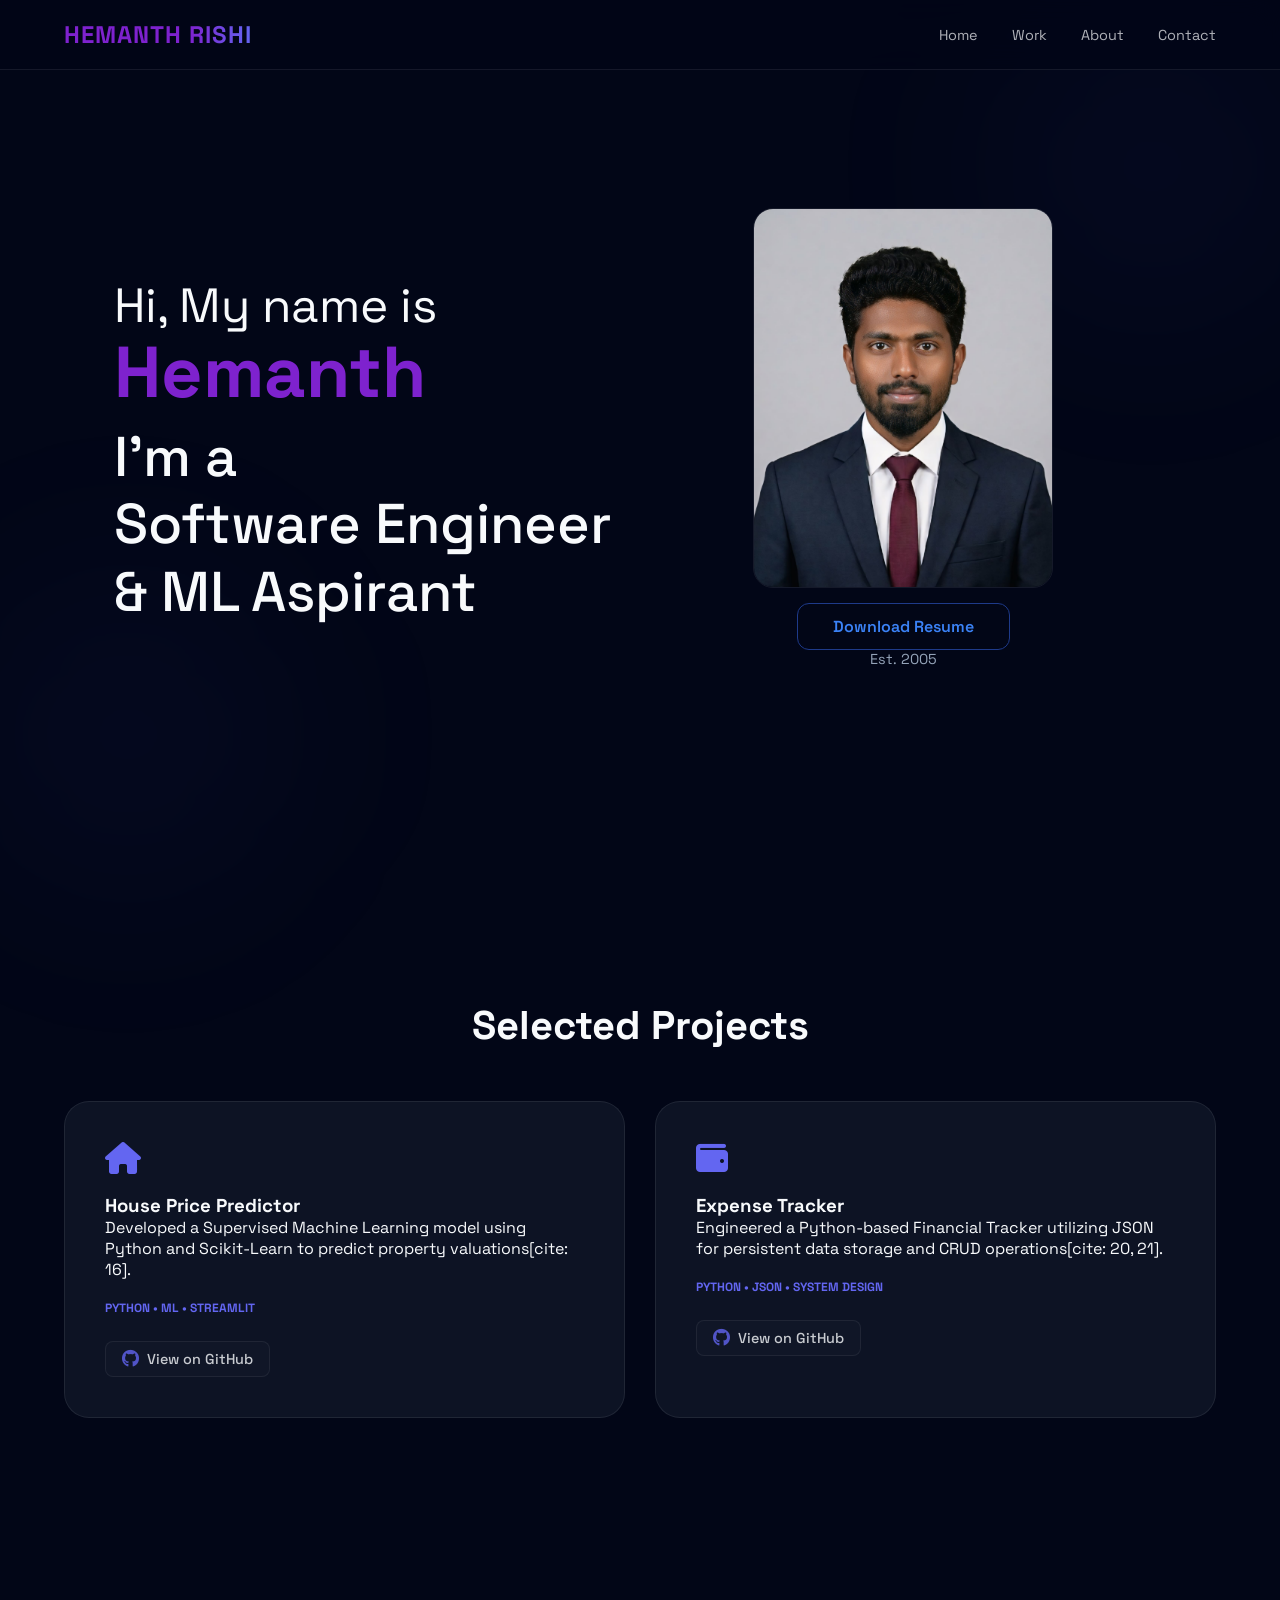
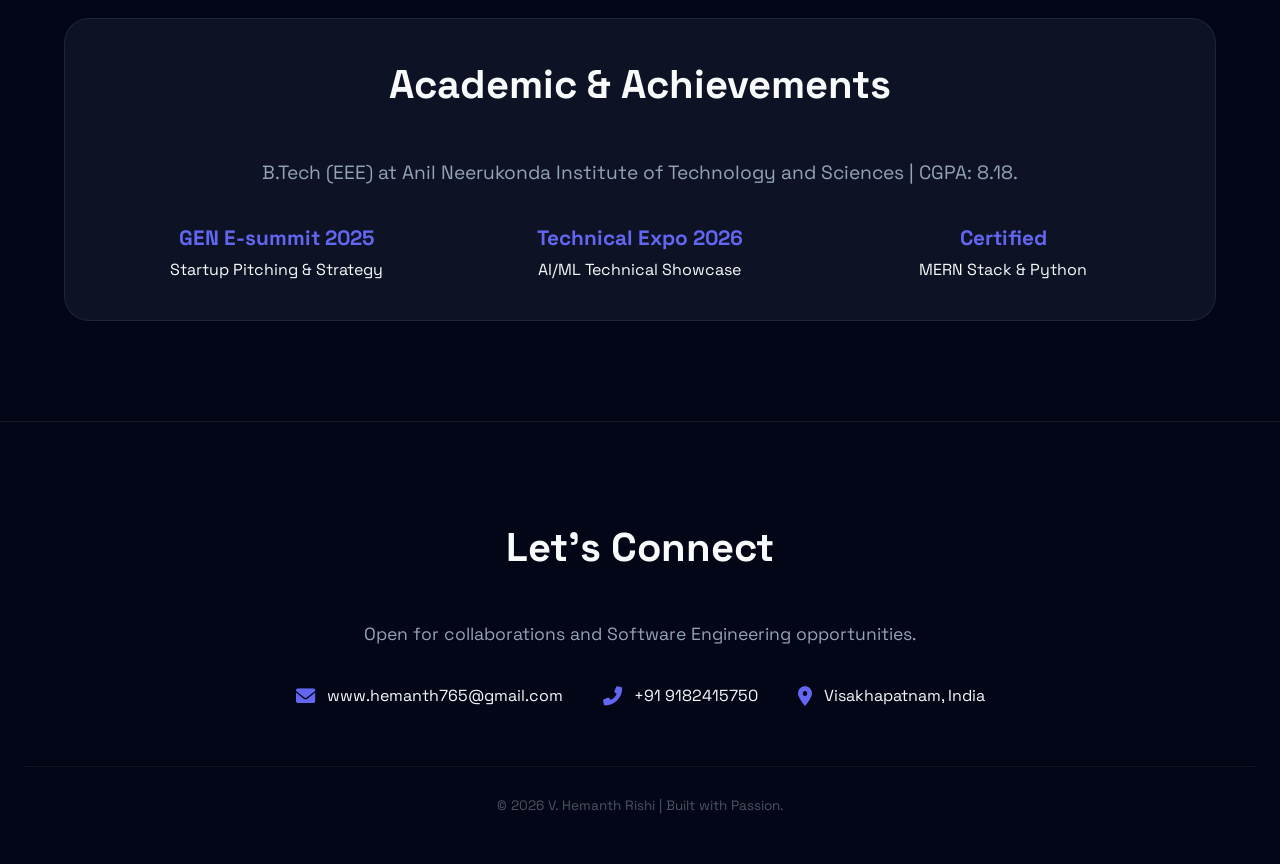
<file: index.html>
<!DOCTYPE html>
<html lang="en">
<head>
    <meta charset="UTF-8">
    <meta name="viewport" content="width=device-width, initial-scale=1.0">
    <title>Hemanth Rishi | Software Engineer</title>
    <link rel="stylesheet" href="https://cdnjs.cloudflare.com/ajax/libs/font-awesome/6.0.0/css/all.min.css">
    <link rel="stylesheet" href="styles.css">
    <link rel="icon" href="1774348954784.jpg">
</head>
<body>

    <div class="glow glow-1"></div>
    <div class="glow glow-2"></div>

    <nav>
        <div class="nav-container">
            <div class="logo">
    <a href="#home">HEMANTH <span class="gradient-text">RISHI</span></a>
</div>
            <div class="nav-links">
                <a href="#home">Home</a>
                <a href="#projects">Work</a>
                <a href="#about">About</a>
                <a href="#contact">Contact</a>
            </div>
        </div>
    </nav>

    <header id="home">
        <div class="hero-container">
            <div class="hero-text-side">
                <p class="hero-greeting">Hi, My name is</p>
                <h1 class="accent-name">Hemanth</h1>
                <h2 class="hero-role">I'm a <br> Software Engineer <br> & ML Aspirant</h2>
            </div>

            <div class="hero-image-side">
                <div class="image-wrapper">
                    <img src="1774348954784.jpg" alt="Hemanth Rishi" class="profile-img">
                </div>
                <a href="resume-1.pdf" class="resume-btn" download>Download Resume</a>
                <p class="est-text">Est. 2005</p>
                
            </div>
        </div>
    </header>

    <section id="projects">
    <h2 class="section-title">Selected Projects</h2>
    <div class="grid">
        <div class="glass-card">
            <i class="fas fa-home project-icon"></i>
            <h3>House Price Predictor</h3>
            <p>Developed a Supervised Machine Learning model using Python and Scikit-Learn to predict property valuations[cite: 16].</p>
            <div class="tech-stack">PYTHON • ML • STREAMLIT</div>
            <a href="https://github.com/hemanthrishi217/house_price_predictor" class="github-link" target="_blank">
                <i class="fab fa-github"></i> View on GitHub
            </a>
        </div>

        <div class="glass-card">
            <i class="fas fa-wallet project-icon"></i>
            <h3>Expense Tracker</h3>
            <p>Engineered a Python-based Financial Tracker utilizing JSON for persistent data storage and CRUD operations[cite: 20, 21].</p>
            <div class="tech-stack">PYTHON • JSON • SYSTEM DESIGN</div>
            <a href="https://github.com/hemanthrishi217/expense_tracker" class="github-link" target="_blank">
                <i class="fab fa-github"></i> View on GitHub
            </a>
        </div>
    </div>
</section>

    <section id="about">
        <div class="glass-card full-width">
            <h2 class="section-title">Academic & Achievements</h2>
            <p class="about-highlight">B.Tech (EEE) at Anil Neerukonda Institute of Technology and Sciences | CGPA: 8.18.</p>
            <div class="stats-grid">
                <div class="stat-item">
                    <h4>GEN E-summit 2025</h4>
                    <p>Startup Pitching & Strategy </p>
                </div>
                <div class="stat-item">
                    <h4>Technical Expo 2026</h4>
                    <p>AI/ML Technical Showcase </p>
                </div>
                <div class="stat-item">
                    <h4>Certified</h4>
                    <p>MERN Stack & Python </p>
                </div>
            </div>
        </div>
    </section>

    <footer id="contact">
        <div class="footer-content">
            <h2 class="section-title">Let's Connect</h2>
            <p class="contact-desc">Open for collaborations and Software Engineering opportunities.</p>
            
            <div class="contact-grid">
                <div class="contact-item">
                    <i class="fas fa-envelope"></i>
                    <a href="mailto:www.hemanth765@gmail.com">www.hemanth765@gmail.com </a>
                </div>
                <div class="contact-item">
                    <i class="fas fa-phone-alt"></i>
                    <a href="tel:+919182415750">+91 9182415750 </a>
                </div>
                <div class="contact-item">
                    <i class="fas fa-map-marker-alt"></i>
                    <span>Visakhapatnam, India </span>
                </div>
            </div>
            
            <div class="footer-bottom">
                <p class="copyright">© 2026 V. Hemanth Rishi | Built with Passion.</p>
            </div>
        </div>
    </footer>

</body>
</html>
</file>
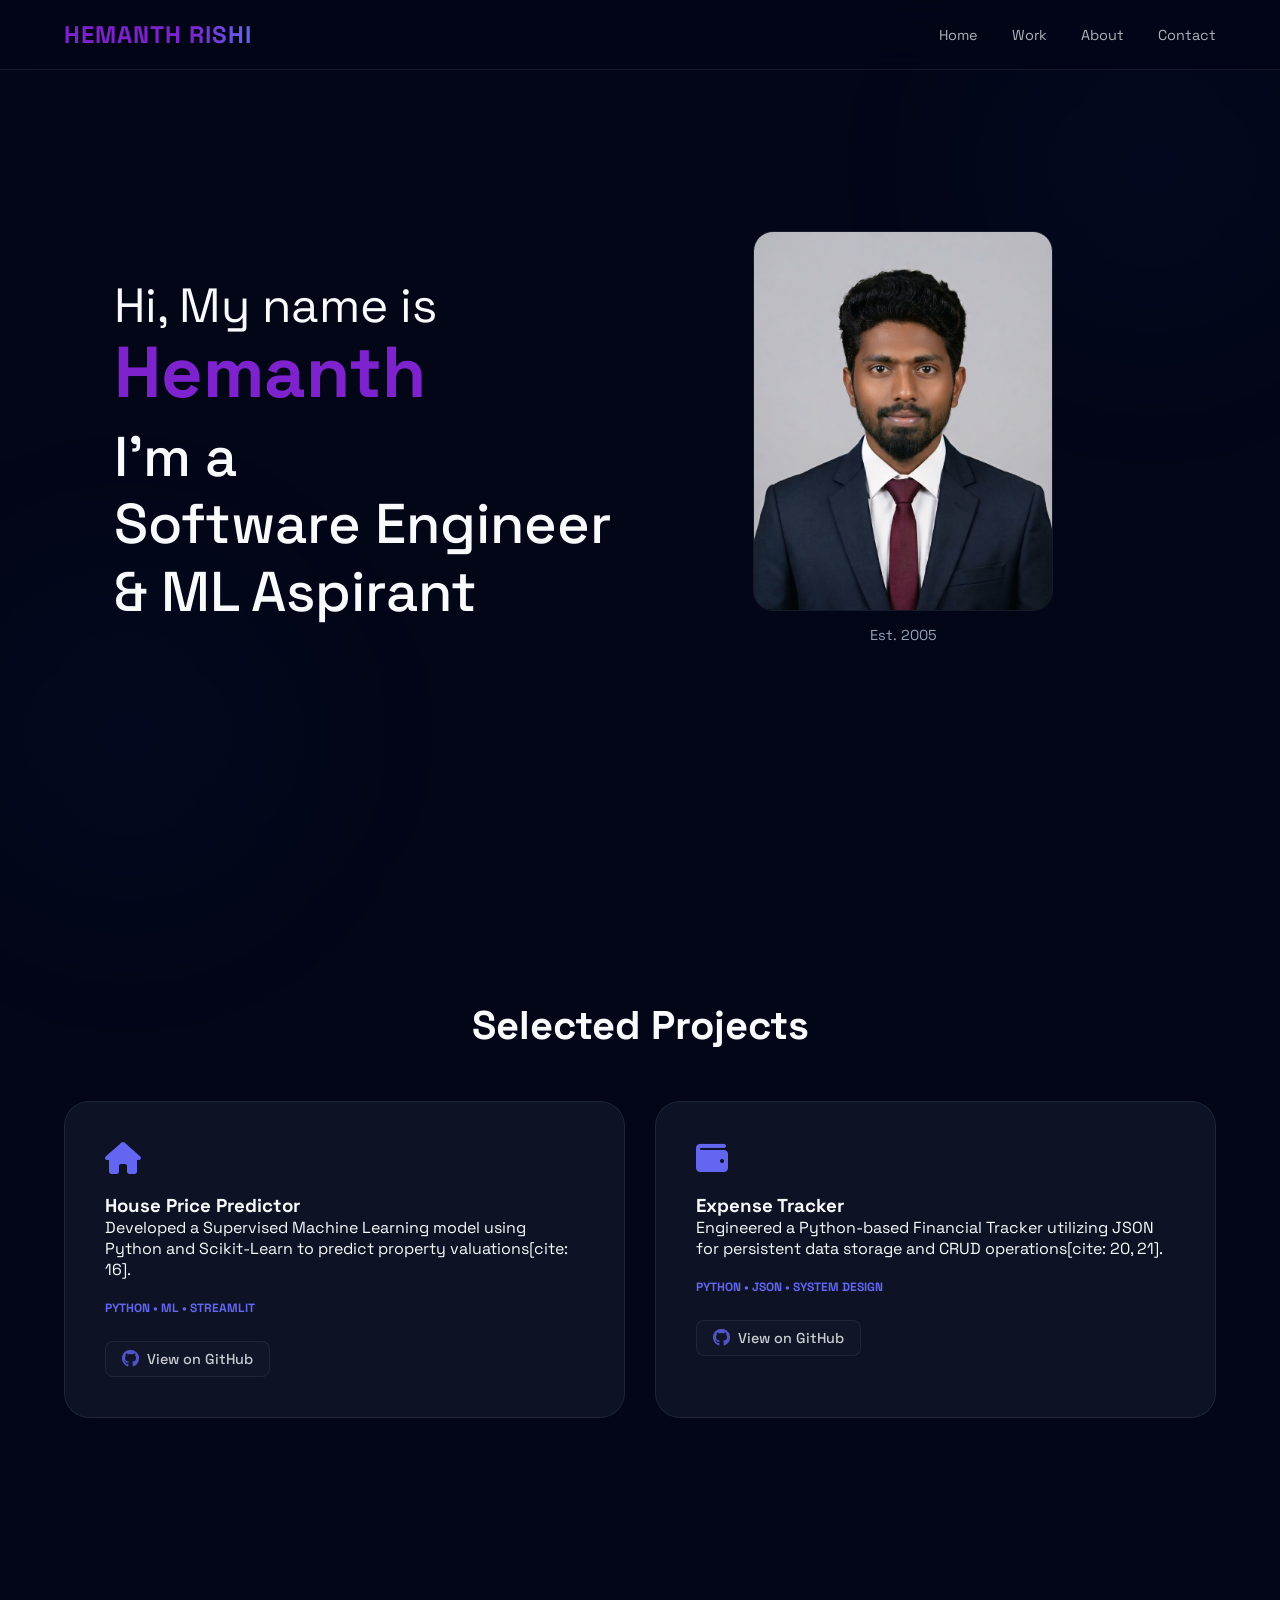
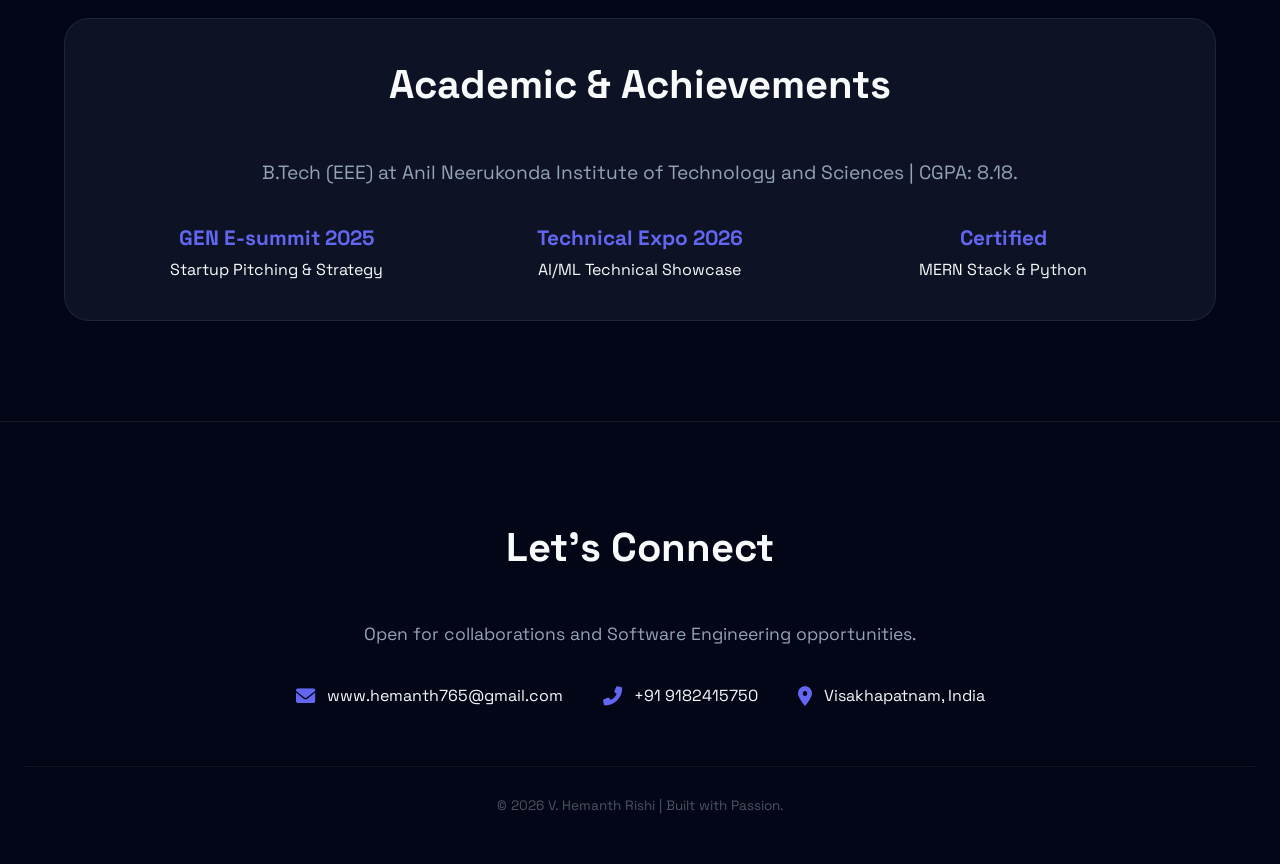
<file: portfolio.html>
<!DOCTYPE html>
<html lang="en">
<head>
    <meta charset="UTF-8">
    <meta name="viewport" content="width=device-width, initial-scale=1.0">
    <title>Hemanth Rishi | Software Engineer</title>
    <link rel="stylesheet" href="https://cdnjs.cloudflare.com/ajax/libs/font-awesome/6.0.0/css/all.min.css">
    <link rel="stylesheet" href="styles.css">
    <link rel="icon" href="1774348954784.jpg">
</head>
<body>

    <div class="glow glow-1"></div>
    <div class="glow glow-2"></div>

    <nav>
        <div class="nav-container">
            <div class="logo">
    <a href="#home">HEMANTH <span class="gradient-text">RISHI</span></a>
</div>
            <div class="nav-links">
                <a href="#home">Home</a>
                <a href="#projects">Work</a>
                <a href="#about">About</a>
                <a href="#contact">Contact</a>
            </div>
        </div>
    </nav>

    <header id="home">
        <div class="hero-container">
            <div class="hero-text-side">
                <p class="hero-greeting">Hi, My name is</p>
                <h1 class="accent-name">Hemanth</h1>
                <h2 class="hero-role">I'm a <br> Software Engineer <br> & ML Aspirant</h2>
            </div>

            <div class="hero-image-side">
                <div class="image-wrapper">
                    <img src="1774348954784.jpg" alt="Hemanth Rishi" class="profile-img">
                </div>
                <p class="est-text">Est. 2005</p>
                
            </div>
        </div>
    </header>

    <section id="projects">
    <h2 class="section-title">Selected Projects</h2>
    <div class="grid">
        <div class="glass-card">
            <i class="fas fa-home project-icon"></i>
            <h3>House Price Predictor</h3>
            <p>Developed a Supervised Machine Learning model using Python and Scikit-Learn to predict property valuations[cite: 16].</p>
            <div class="tech-stack">PYTHON • ML • STREAMLIT</div>
            <a href="https://github.com/hemanthrishi217/house_price_predictor" class="github-link" target="_blank">
                <i class="fab fa-github"></i> View on GitHub
            </a>
        </div>

        <div class="glass-card">
            <i class="fas fa-wallet project-icon"></i>
            <h3>Expense Tracker</h3>
            <p>Engineered a Python-based Financial Tracker utilizing JSON for persistent data storage and CRUD operations[cite: 20, 21].</p>
            <div class="tech-stack">PYTHON • JSON • SYSTEM DESIGN</div>
            <a href="https://github.com/hemanthrishi217/expense_tracker" class="github-link" target="_blank">
                <i class="fab fa-github"></i> View on GitHub
            </a>
        </div>
    </div>
</section>

    <section id="about">
        <div class="glass-card full-width">
            <h2 class="section-title">Academic & Achievements</h2>
            <p class="about-highlight">B.Tech (EEE) at Anil Neerukonda Institute of Technology and Sciences | CGPA: 8.18.</p>
            <div class="stats-grid">
                <div class="stat-item">
                    <h4>GEN E-summit 2025</h4>
                    <p>Startup Pitching & Strategy </p>
                </div>
                <div class="stat-item">
                    <h4>Technical Expo 2026</h4>
                    <p>AI/ML Technical Showcase </p>
                </div>
                <div class="stat-item">
                    <h4>Certified</h4>
                    <p>MERN Stack & Python </p>
                </div>
            </div>
        </div>
    </section>

    <footer id="contact">
        <div class="footer-content">
            <h2 class="section-title">Let's Connect</h2>
            <p class="contact-desc">Open for collaborations and Software Engineering opportunities.</p>
            
            <div class="contact-grid">
                <div class="contact-item">
                    <i class="fas fa-envelope"></i>
                    <a href="mailto:www.hemanth765@gmail.com">www.hemanth765@gmail.com </a>
                </div>
                <div class="contact-item">
                    <i class="fas fa-phone-alt"></i>
                    <a href="tel:+919182415750">+91 9182415750 </a>
                </div>
                <div class="contact-item">
                    <i class="fas fa-map-marker-alt"></i>
                    <span>Visakhapatnam, India </span>
                </div>
            </div>
            
            <div class="footer-bottom">
                <p class="copyright">© 2026 V. Hemanth Rishi | Built with Passion.</p>
            </div>
        </div>
    </footer>

</body>
</html>
</file>
<file: styles.css>
@import url('https://fonts.googleapis.com/css2?family=Space+Grotesk:wght@300;500;700&display=swap');

:root {
    --primary: #6366f1;
    --accent-purple: #7e22ce;
    --bg: #020617;
    --text: #f8fafc;
    --dim: #94a3b8;
    --border: rgba(255, 255, 255, 0.08);
}

* { margin: 0; padding: 0; box-sizing: border-box; }
html { scroll-behavior: smooth; }
body { 
    font-family: 'Space Grotesk', sans-serif; 
    background-color: var(--bg); 
    color: var(--text);
    overflow-x: hidden;
}

/* Background Glow Effects */
.glow {
    position: fixed;
    width: 40vw;
    height: 40vw;
    background: radial-gradient(circle, rgba(99, 102, 241, 0.05) 0%, transparent 70%);
    border-radius: 50%;
    z-index: -1;
    filter: blur(80px);
}
.glow-1 { top: -10%; right: -10%; }
.glow-2 { bottom: -10%; left: -10%; }

/* Navigation */
nav { 
    background: rgba(2, 6, 23, 0.8); 
    backdrop-filter: blur(15px); 
    position: fixed; 
    width: 100%; 
    top: 0; 
    z-index: 1000; 
    border-bottom: 1px solid var(--border);
}
.nav-container { 
    max-width: 1200px; 
    margin: 0 auto; 
    display: flex; 
    justify-content: space-between; 
    padding: 1.2rem 24px; 
    align-items: center;
}
/* Logo Styling */
.logo {
    font-weight: 700;
    font-size: 1.5rem;
    letter-spacing: 1px;
    text-transform: uppercase;
}

.logo a {
    /* Removes the default blue color and the underline */
    text-decoration: none; 
    color: var(--accent-purple); /* Keeps 'HEMANTH' purple */
    display: inline-block;
    transition: 0.3s ease;
}

/* Gradient effect for 'RISHI' */
.gradient-text {
    background: linear-gradient(to right, var(--accent-purple), #6366f1);
    -webkit-background-clip: text;
    -webkit-text-fill-color: transparent;
    font-weight: 800;
}

/* Hover effect without underline */
.logo a:hover {
    opacity: 0.8;
    transform: scale(1.02); /* Subtle zoom instead of underline */
}
.nav-links a { text-decoration: none; color: var(--text); margin-left: 30px; font-size: 0.9rem; opacity: 0.7; transition: 0.3s; }
.nav-links a:hover { opacity: 1; color: var(--primary); }

/* Hero Section */
header {
    height: 100vh;
    display: flex;
    align-items: center;
    justify-content: center;
}
.hero-container {
    display: flex;
    width: 100%;
    max-width: 1100px;
    justify-content: space-between;
    align-items: center;
    padding: 0 24px;
}
.hero-text-side { flex: 1; text-align: left; }
.hero-greeting { font-size: 3rem; font-weight: 400; margin: 0; }
.accent-name { font-size: 4.5rem; color: var(--accent-purple); font-weight: 700; margin: 0; line-height: 1; }
.hero-role { font-size: 3.5rem; font-weight: 500; line-height: 1.2; margin-top: 15px; }

.hero-image-side { flex: 1; display: flex; flex-direction: column; align-items: center; }
.image-wrapper {
    width: 300px;
    height: 380px;
    border-radius: 20px;
    overflow: hidden;
    margin-bottom: 15px;
    border: 1px solid var(--border);
}
.profile-img { width: 100%; height: 100%; object-fit: cover; }
.est-text { font-size: 0.9rem; color: var(--dim); margin-bottom: 25px; }

/* Resume Button */
.resume-btn {
    text-decoration: none;
    color: #3b82f6;
    padding: 12px 35px;
    border: 1.5px solid #1e3a8a;
    border-radius: 12px;
    font-weight: 600;
    transition: 0.3s;
}
.resume-btn:hover { background: rgba(30, 58, 138, 0.2); transform: translateY(-3px); }

/* Sections */
section { padding: 100px 24px; max-width: 1200px; margin: 0 auto; }
.section-title { font-size: 2.5rem; margin-bottom: 50px; text-align: center; }
.grid { display: grid; grid-template-columns: repeat(auto-fit, minmax(320px, 1fr)); gap: 30px; }
.glass-card { background: rgba(30, 41, 59, 0.4); padding: 40px; border-radius: 25px; border: 1px solid var(--border); transition: 0.3s; }
.glass-card:hover { transform: translateY(-8px); border-color: var(--primary); }
.project-icon { font-size: 2rem; color: var(--primary); margin-bottom: 20px; }
.tech-stack { margin-top: 20px; font-size: 0.75rem; color: var(--primary); font-weight: 700; }
/* GitHub Link Styling in Cards */
.github-link {
    display: inline-flex;
    align-items: center;
    gap: 8px;
    margin-top: 25px;
    text-decoration: none;
    color: var(--text);
    font-size: 0.9rem;
    font-weight: 500;
    opacity: 0.8;
    transition: 0.3s ease;
    padding: 8px 16px;
    border: 1px solid var(--border);
    border-radius: 8px;
    background: rgba(255, 255, 255, 0.02);
}

.github-link i {
    font-size: 1.1rem;
    color: var(--primary);
}

.github-link:hover {
    opacity: 1;
    background: rgba(99, 102, 241, 0.1);
    border-color: var(--primary);
    transform: translateX(5px); /* Subtle slide effect */
}

/* About Stats */
.full-width { text-align: center; }
.about-highlight { font-size: 1.2rem; color: var(--dim); margin-bottom: 40px; }
.stats-grid { display: grid; grid-template-columns: repeat(3, 1fr); gap: 20px; }
.stat-item h4 { color: var(--primary); font-size: 1.3rem; margin-bottom: 8px; }

/* Contact Footer */
footer { border-top: 1px solid var(--border); padding: 100px 24px 50px; background: rgba(2, 6, 23, 0.5); text-align: center; }
.contact-desc { color: var(--dim); margin-bottom: 40px; font-size: 1.1rem; }
.contact-grid { display: flex; justify-content: center; flex-wrap: wrap; gap: 40px; margin-bottom: 60px; }
.contact-item { display: flex; align-items: center; gap: 12px; }
.contact-item i { color: var(--primary); font-size: 1.2rem; }
.contact-item a { text-decoration: none; color: var(--text); transition: 0.3s; }
.contact-item a:hover { color: var(--primary); }
.footer-bottom { margin-top: 40px; padding-top: 30px; border-top: 1px solid rgba(255, 255, 255, 0.05); }
.copyright { font-size: 0.85rem; color: #4b5563; }

/* Responsive */
@media (max-width: 768px) {
    .hero-container { flex-direction: column; text-align: center; padding-top: 80px; }
    .hero-text-side { text-align: center; margin-bottom: 50px; }
    .hero-greeting, .hero-role { font-size: 2.2rem; }
    .accent-name { font-size: 3.5rem; }
    .stats-grid { grid-template-columns: 1fr; }
    .contact-grid { flex-direction: column; align-items: center; gap: 20px; }
}
</file>
